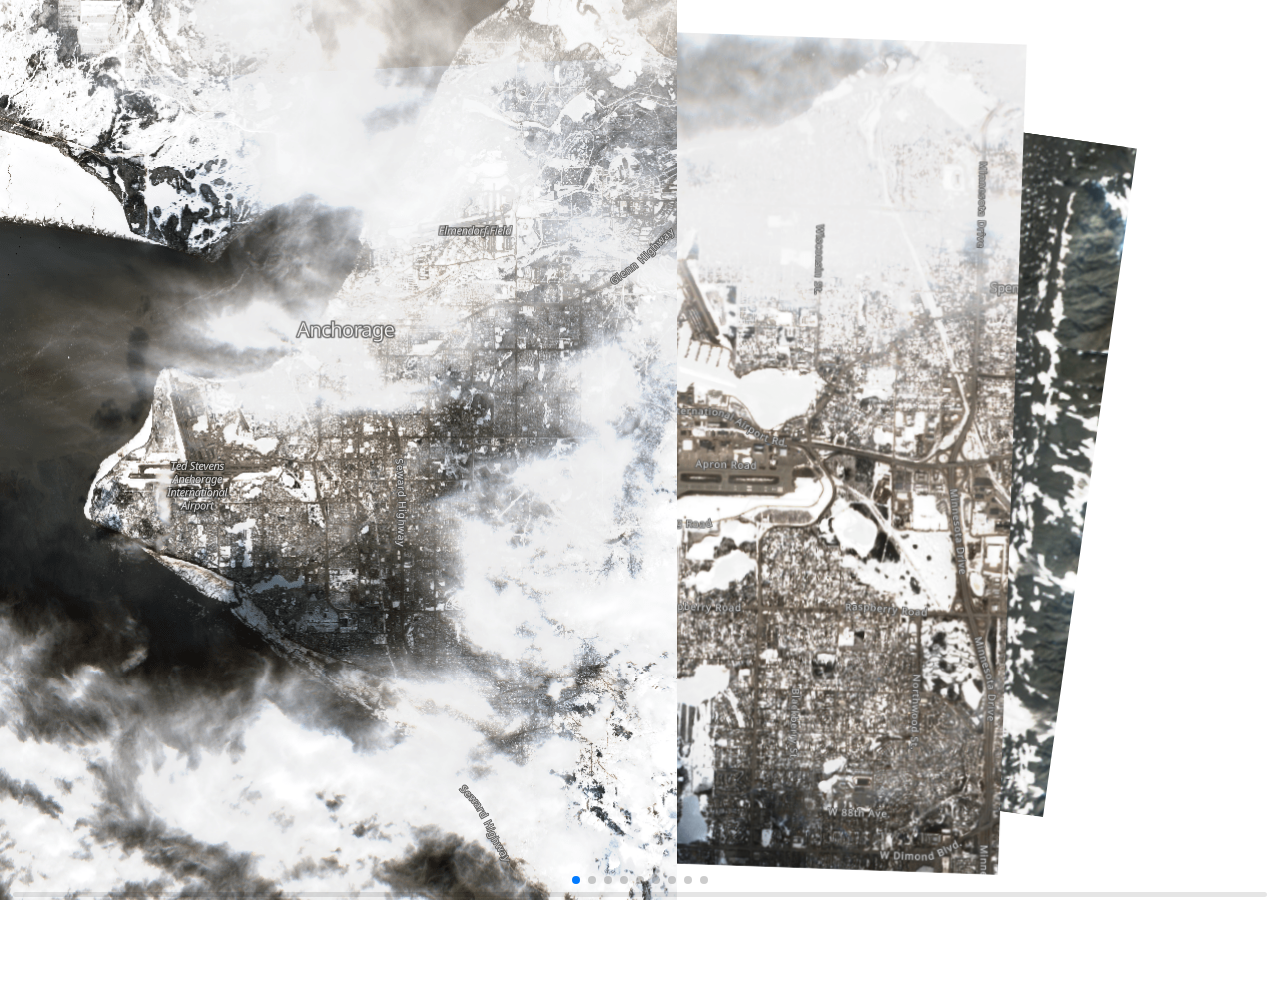
<file: index.html>
<!doctype html>
<html class="no-js" lang="">

<head>
  <meta charset="utf-8">
  <title></title>
  <meta name="description" content="">
  <meta name="viewport" content="width=device-width, initial-scale=1">

  <meta property="og:title" content="">
  <meta property="og:type" content="">
  <meta property="og:url" content="">
  <meta property="og:image" content="">

  <link rel="manifest" href="site.webmanifest">
  <link rel="apple-touch-icon" href="icon.png">
  <!-- Place favicon.ico in the root directory -->

  <link rel="stylesheet" href="css/normalize.css">
  <link rel="stylesheet" href="css/main.css">

  <meta name="theme-color" content="#fafafa">
  <script src="https://unpkg.com/swiper@8/swiper-bundle.min.js"></script>

  <link rel="preconnect" href="https://fonts.googleapis.com">
<link rel="preconnect" href="https://fonts.gstatic.com" crossorigin>
<link href="https://fonts.googleapis.com/css2?family=Fira+Mono:wght@400;700&display=swap" rel="stylesheet">


</head>

<body>

  <!-- Add your site or application content here -->
  <!-- <p>Hello world! This is HTML5 Boilerplate.</p> -->






<link
  rel="stylesheet"
  href="https://unpkg.com/swiper@8/swiper-bundle.min.css"
/>




<!-- Slider main container -->
<div class="swiper" id="swiper" >
<!-- <button id="full">Full</button> -->
  <!-- Additional required wrapper -->
  <div class="swiper-wrapper">
    <!-- Slides -->
    <div class="swiper-slide"><img src="img/image_1.PNG"></div>
    <div class="swiper-slide"><img src="img/image_2.PNG"></div>
    <div class="swiper-slide"><img src="img/image_3.PNG"></div>
    <div class="swiper-slide"><img src="img/image_4.PNG"></div>
    <div class="swiper-slide"><img src="img/image_5.PNG"></div>
    <div class="swiper-slide"><img src="img/image_6.PNG"></div>
    <div class="swiper-slide"><img src="img/image_7.PNG"></div>
    <div class="swiper-slide"><img src="img/image_8.PNG"></div>
    <div class="swiper-slide"><img src="img/image_9.PNG"></div>
    <!-- <div class="swiper-slide"><img src="img/image_10.PNG"></div> -->
    <!-- <div class="swiper-slide"><img src="img/image_11.PNG"></div> -->
    <!-- <div class="swiper-slide">Slide 2</div>
    <div class="swiper-slide">Slide 3</div> -->
    ...
  </div>
  <!-- If we need pagination -->
  <div class="swiper-pagination"></div>

  <!-- If we need navigation buttons -->
  <div class="swiper-button-prev"></div>
  <div class="swiper-button-next"></div>

  <!-- If we need scrollbar -->
  <div class="swiper-scrollbar"></div>
</div>



<script src="js/main.js"></script>

</body>

</html>
</file>
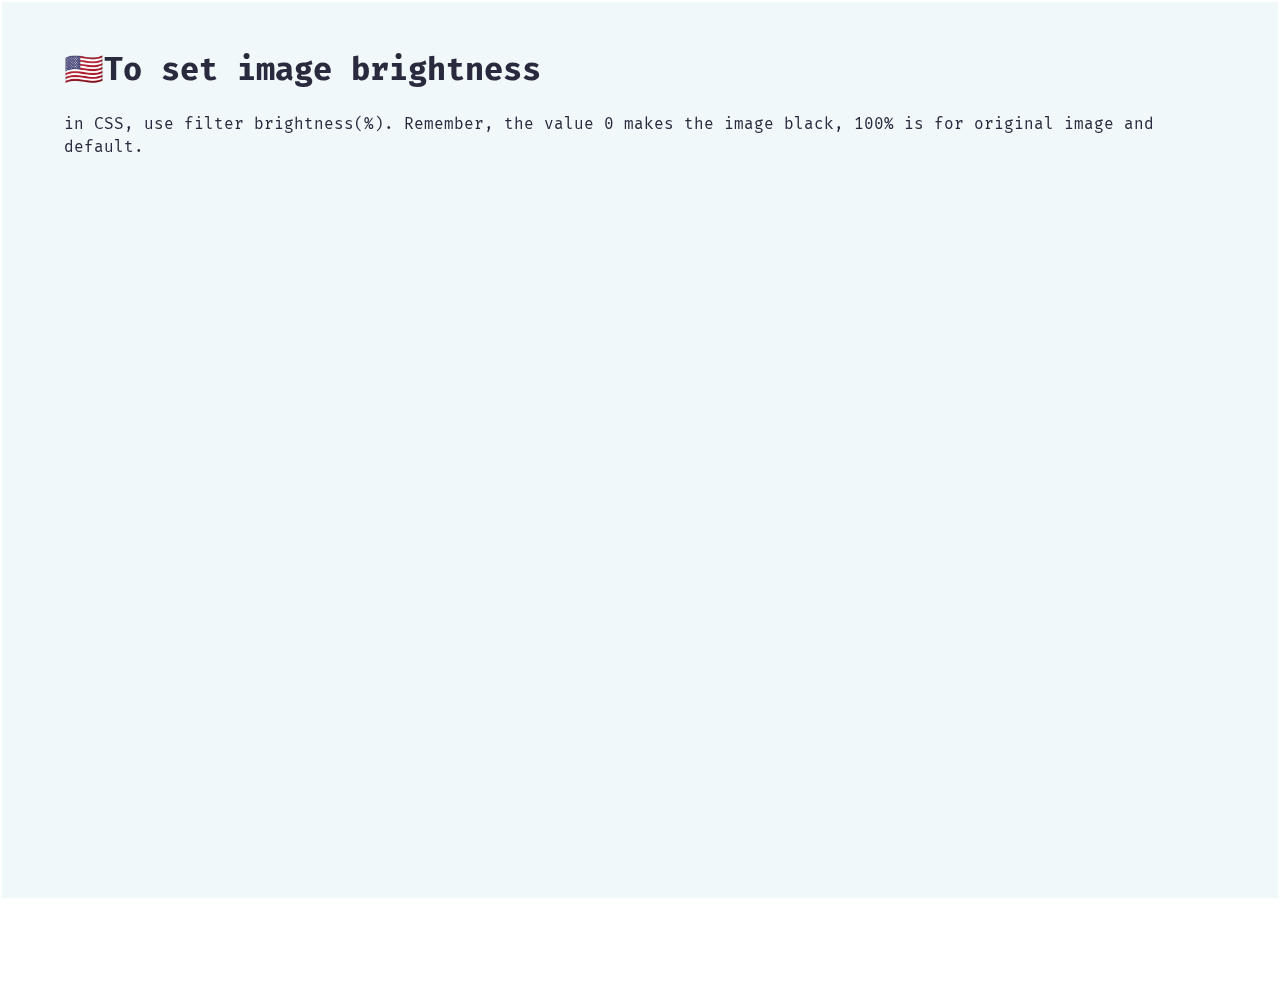
<file: text.html>
<!doctype html>
<html class="no-js" lang="">

<head>
  <meta charset="utf-8">
  <title></title>
  <meta name="description" content="">
  <meta name="viewport" content="width=device-width, initial-scale=1">

  <meta property="og:title" content="">
  <meta property="og:type" content="">
  <meta property="og:url" content="">
  <meta property="og:image" content="">

  <link rel="manifest" href="site.webmanifest">
  <link rel="apple-touch-icon" href="icon.png">
  <!-- Place favicon.ico in the root directory -->

  <link rel="stylesheet" href="css/normalize.css">
  <link rel="stylesheet" href="css/main.css">

  <meta name="theme-color" content="#fafafa">
  <script src="https://unpkg.com/swiper@8/swiper-bundle.min.js"></script>


  <link rel="preconnect" href="https://fonts.googleapis.com">
<link rel="preconnect" href="https://fonts.gstatic.com" crossorigin>
<link href="https://fonts.googleapis.com/css2?family=Fira+Mono:wght@400;700&display=swap" rel="stylesheet">


</head>

<body>

  <!-- Add your site or application content here -->
  <!-- <p>Hello world! This is HTML5 Boilerplate.</p> -->






<link
  rel="stylesheet"
  href="https://unpkg.com/swiper@8/swiper-bundle.min.css"
/>




<!-- Slider main container -->
<div class="swiper" id="swiper" >
<!-- <button id="full">Full</button> -->
  <!-- Additional required wrapper -->
  <div class="swiper-wrapper">
    <!-- Slides -->
    <div class="swiper-slide textDiv"> <div class="inner"> <h1> 🇺🇸To set image brightness</h1> in CSS, use filter brightness(%). Remember, the value 0 makes the image black, 100% is for original image and default.</div></div>
    <div class="swiper-slide textDiv"><div class="inner"><h1> Alaskans own 1,099 shares of Piovan Spa,</h1> worth $11,463.17. It's in the 🏭 Capital Goods industry, based in 🇮🇹 Italy.</div></div>
    <div class="swiper-slide textDiv"><div class="inner"><h1>Alaskans own 29,381 shares of Casey's General Stores Inc,</h1> worth $5,536,849.45. It's in the 🍔 Food & Staples Retailing industry, based in 🇺🇸 United States.</div></div>
    <div class="swiper-slide textDiv"><div class="inner"><h1>Also, To set image brightness in CSS,</h1> use filter brightness(%). Remember, the value 0 makes the image black, 100% is for original image and default.</div></div>
    <div class="swiper-slide textDiv"> <div class="inner"><h1>Remember, the value 0 makes the image black, 100% is</h1> for original image and default.</div></div>
    <div class="swiper-slide textDiv"><div class="inner"><h1>100% is for original</h1> image and default.</div></div>

    <!-- <div class="swiper-slide"><img src="img/image_10.PNG"></div> -->
    <!-- <div class="swiper-slide"><img src="img/image_11.PNG"></div> -->
    <!-- <div class="swiper-slide">Slide 2</div>
    <div class="swiper-slide">Slide 3</div> -->
    <!-- ... -->
  </div>
  <!-- If we need pagination -->
  <!-- <div class="swiper-pagination"></div> -->

  <!-- If we need navigation buttons -->
  <!-- <div class="swiper-button-prev"></div>
  <div class="swiper-button-next"></div> -->

  <!-- If we need scrollbar -->
  <!-- <div class="swiper-scrollbar"></div> -->
</div>



<script src="js/main_text.js"></script>

</body>

</html>
</file>
<file: css/main.css>
/*! HTML5 Boilerplate v8.0.0 | MIT License | https://html5boilerplate.com/ */

/* main.css 2.1.0 | MIT License | https://github.com/h5bp/main.css#readme */
/*
 * What follows is the result of much research on cross-browser styling.
 * Credit left inline and big thanks to Nicolas Gallagher, Jonathan Neal,
 * Kroc Camen, and the H5BP dev community and team.
 */

/* ==========================================================================
   Base styles: opinionated defaults
   ========================================================================== */

html {
  color: #222;
  font-size: 1em;
  line-height: 1.4;
}

/*
 * Remove text-shadow in selection highlight:
 * https://twitter.com/miketaylr/status/12228805301
 *
 * Vendor-prefixed and regular ::selection selectors cannot be combined:
 * https://stackoverflow.com/a/16982510/7133471
 *
 * Customize the background color to match your design.
 */

::-moz-selection {
  background: #b3d4fc;
  text-shadow: none;
}

::selection {
  background: #b3d4fc;
  text-shadow: none;
}

/*
 * A better looking default horizontal rule
 */

hr {
  display: block;
  height: 1px;
  border: 0;
  border-top: 1px solid #ccc;
  margin: 1em 0;
  padding: 0;
}

/*
 * Remove the gap between audio, canvas, iframes,
 * images, videos and the bottom of their containers:
 * https://github.com/h5bp/html5-boilerplate/issues/440
 */

audio,
canvas,
iframe,
img,
svg,
video {
  vertical-align: middle;
}

/*
 * Remove default fieldset styles.
 */

fieldset {
  border: 0;
  margin: 0;
  padding: 0;
}

/*
 * Allow only vertical resizing of textareas.
 */

textarea {
  resize: vertical;
}

/* ==========================================================================
   Author's custom styles
   ========================================================================== */
   
   
   
   body {margin: 0; height: 100%; overflow: hidden}
   
   .swiper {
  /* width: 600px;
  height: 300px; */
  
  
    width: 100%;
  height: 100vh;

     object-fit: cover;

  /* max-width: 100%;
  max-height: 100%; */
  
}
   


img {


}
   .swiper-slide{

	   /* border: 3px solid green; */

   }
   
   .swiper-button-prev {


    opacity: 0;
    display: none;
   }
   
   
   .swiper-button-next{


    opacity: 0;
    display: none;

   }
   
   
   

.textDiv {

/* font-family:'Segoe UI', Tahoma, Geneva, Verdana, sans-serif; */
/* font-family:  Helvetica, sans-serif; */
font-family: 'Fira Mono',  Arial, sans-serif;
/* margin: 2%; */
padding: 0% 0% 0% 0%;

/* border: 2px solid #000000; */
/* background-color: rgb(64, 107, 117); */

/* 
background-color: rgb(42, 42, 63);
color:rgb(227, 208, 250); */


color: rgb(42, 42, 63);
background-color:rgb(241, 248, 250);


-webkit-box-shadow:inset 0px 0px 0px 2px #FFFFFF;
    -moz-box-shadow:inset 0px 0px 0px 2px #FFFFFF;
    box-shadow:inset 0px 0px 0px 2px #FFFFFF;
}

.textDiv .inner {

/* padding: 2% 20% 2% 20%; */
padding: 2% 5% 2% 5%;


}


   
   
   
   

/* ==========================================================================
   Helper classes
   ========================================================================== */

/*
 * Hide visually and from screen readers
 */

.hidden,
[hidden] {
  display: none !important;
}

/*
 * Hide only visually, but have it available for screen readers:
 * https://snook.ca/archives/html_and_css/hiding-content-for-accessibility
 *
 * 1. For long content, line feeds are not interpreted as spaces and small width
 *    causes content to wrap 1 word per line:
 *    https://medium.com/@jessebeach/beware-smushed-off-screen-accessible-text-5952a4c2cbfe
 */

.sr-only {
  border: 0;
  clip: rect(0, 0, 0, 0);
  height: 1px;
  margin: -1px;
  overflow: hidden;
  padding: 0;
  position: absolute;
  white-space: nowrap;
  width: 1px;
  /* 1 */
}

/*
 * Extends the .sr-only class to allow the element
 * to be focusable when navigated to via the keyboard:
 * https://www.drupal.org/node/897638
 */

.sr-only.focusable:active,
.sr-only.focusable:focus {
  clip: auto;
  height: auto;
  margin: 0;
  overflow: visible;
  position: static;
  white-space: inherit;
  width: auto;
}

/*
 * Hide visually and from screen readers, but maintain layout
 */

.invisible {
  visibility: hidden;
}

/*
 * Clearfix: contain floats
 *
 * For modern browsers
 * 1. The space content is one way to avoid an Opera bug when the
 *    `contenteditable` attribute is included anywhere else in the document.
 *    Otherwise it causes space to appear at the top and bottom of elements
 *    that receive the `clearfix` class.
 * 2. The use of `table` rather than `block` is only necessary if using
 *    `:before` to contain the top-margins of child elements.
 */

.clearfix::before,
.clearfix::after {
  content: " ";
  display: table;
}

.clearfix::after {
  clear: both;
}

/* ==========================================================================
   EXAMPLE Media Queries for Responsive Design.
   These examples override the primary ('mobile first') styles.
   Modify as content requires.
   ========================================================================== */

@media only screen and (min-width: 35em) {
  /* Style adjustments for viewports that meet the condition */
}

@media print,
  (-webkit-min-device-pixel-ratio: 1.25),
  (min-resolution: 1.25dppx),
  (min-resolution: 120dpi) {
  /* Style adjustments for high resolution devices */
}

/* ==========================================================================
   Print styles.
   Inlined to avoid the additional HTTP request:
   https://www.phpied.com/delay-loading-your-print-css/
   ========================================================================== */

@media print {
  *,
  *::before,
  *::after {
    background: #fff !important;
    color: #000 !important;
    /* Black prints faster */
    box-shadow: none !important;
    text-shadow: none !important;
  }

  a,
  a:visited {
    text-decoration: underline;
  }

  a[href]::after {
    content: " (" attr(href) ")";
  }

  abbr[title]::after {
    content: " (" attr(title) ")";
  }

  /*
   * Don't show links that are fragment identifiers,
   * or use the `javascript:` pseudo protocol
   */
  a[href^="#"]::after,
  a[href^="javascript:"]::after {
    content: "";
  }

  pre {
    white-space: pre-wrap !important;
  }

  pre,
  blockquote {
    border: 1px solid #999;
    page-break-inside: avoid;
  }

  /*
   * Printing Tables:
   * https://web.archive.org/web/20180815150934/http://css-discuss.incutio.com/wiki/Printing_Tables
   */
  thead {
    display: table-header-group;
  }

  tr,
  img {
    page-break-inside: avoid;
  }

  p,
  h2,
  h3 {
    orphans: 3;
    widows: 3;
  }

  h2,
  h3 {
    page-break-after: avoid;
  }
}
</file>
